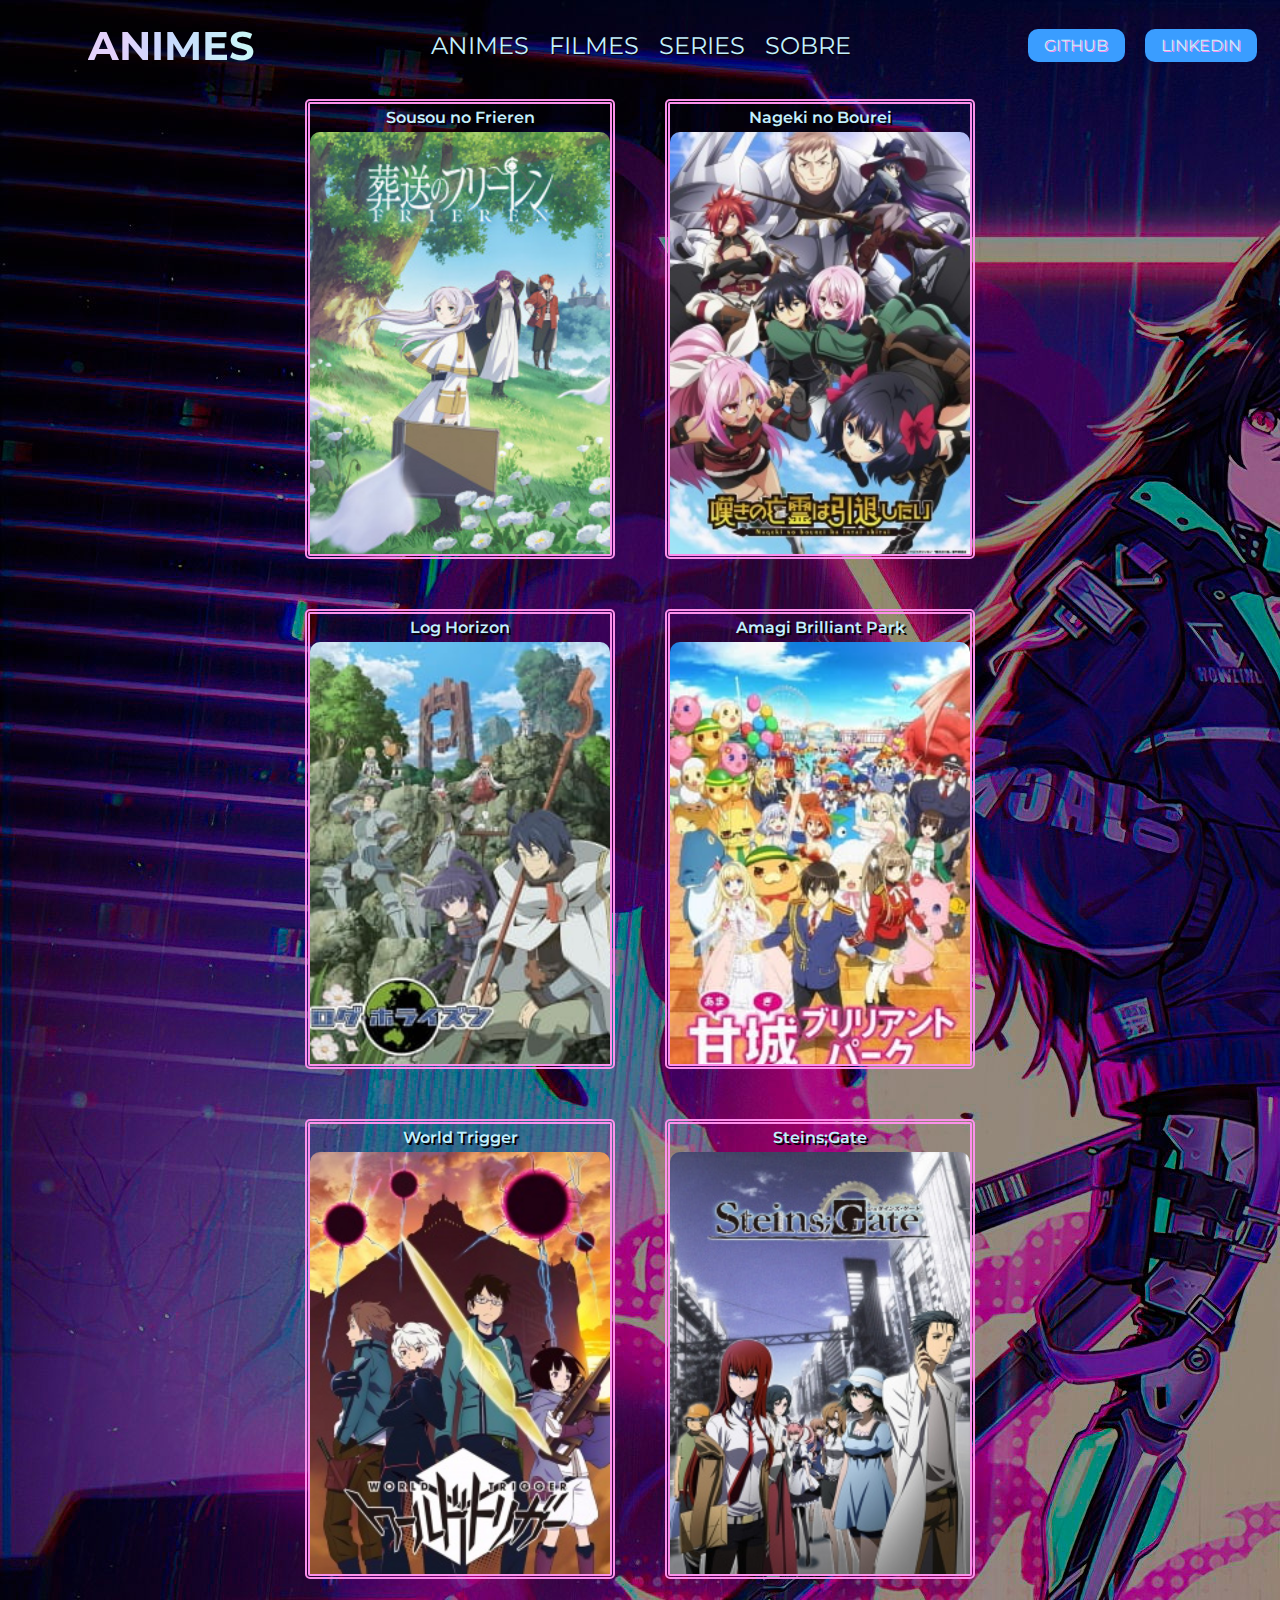
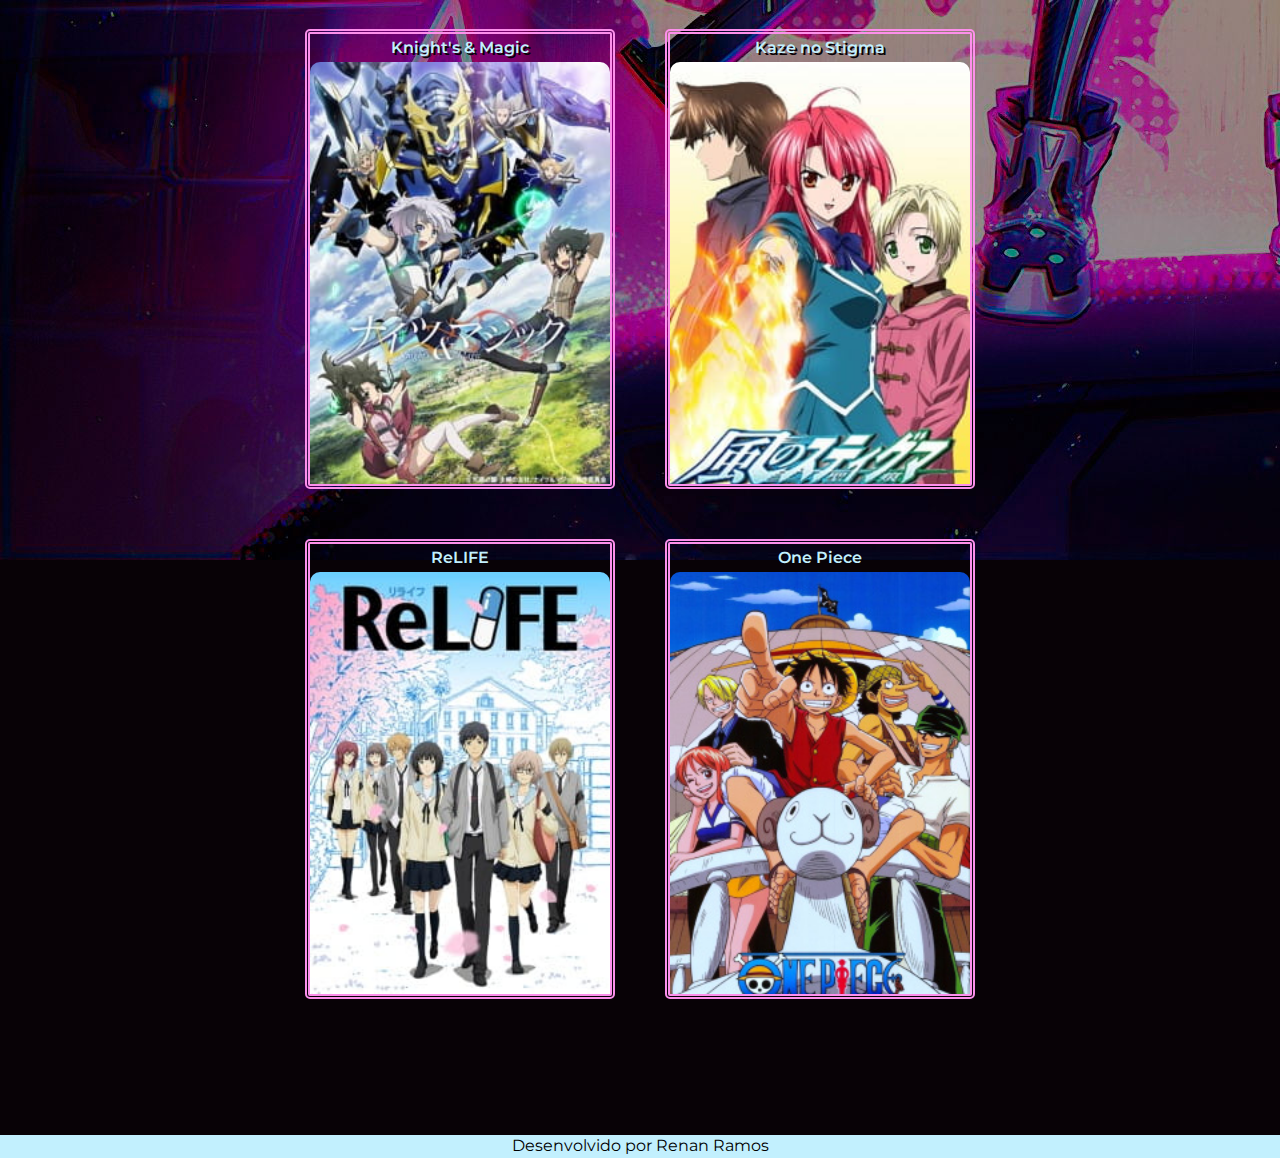
<file: index.html>
<!DOCTYPE html>
<html lang="pt-br">
<head>
    <meta charset="UTF-8">
    <meta name="viewport" content="width=device-width, initial-scale=1.0">
    <link rel="stylesheet" href="style/reset.css" class="css">
    <link rel="stylesheet" href="style/style.css" class="css">
    <title>Meus Favoritos - Animes</title>
</head>
<body>
    <header class="cabecalho">  
        <h1 class="cabecalho_titulo">ANIMES</h1>
        <nav class="cabecalho_menu_principal">
            <a class="links_menu_principal" href="index.html">ANIMES</a>
            <a class="links_menu_principal" href="filmes.html">FILMES</a>
            <a class="links_menu_principal" href="series.html">SERIES</a>
            <a class="links_menu_principal" href="about.html">SOBRE</a>
        </nav>
        <nav class="cabecalho_menu_social">
            <a class="links_menu_social" href="https://github.com/Ryotruuser" target="_blank">GITHUB</a>
            <a class="links_menu_social" href="https://www.linkedin.com/in/ryotruuser/" target="_blank">LINKEDIN</a>
        </nav>
    </header>

    <main class="conteudo_principal">

        <a href="https://www.crunchyroll.com/pt-br/series/GG5H5XQX4/frieren-beyond-journeys-end" target="_blank" class="conteudo_principal_favorito" onmouseover="element0()" onmouseout="retornarPadraoCor()" > 
                <h1 class="favorito_titulo">Sousou no Frieren</h1>
                <img class="favorito_imagem" src="/assets/animes/frieren.jpg" alt="">
        </a>

        <a href="https://www.crunchyroll.com/pt-br/series/GZJH3D8J9/let-this-grieving-soul-retire" target="_blank" class="conteudo_principal_favorito" onmouseover="element1()" onmouseout="retornarPadraoCor()" name="1" > 
            <h1 class="favorito_titulo">Nageki no Bourei</h1>
            <img class="favorito_imagem" src="/assets/animes/nageki.jpg" alt="">
        </a>

        <a href="https://www.crunchyroll.com/pt-br/series/GRVNMG93Y/log-horizon"  target="_blank" class="conteudo_principal_favorito" onmouseover="element2()" onmouseout="retornarPadraoCor()" > 
            <h1 class="favorito_titulo">Log Horizon</h1>
            <img class="favorito_imagem" src="/assets/animes/loghorizon.jpg" alt="">
        </a>

        <a href="https://myanimelist.net/anime/22147/Amagi_Brilliant_Park" target="_blank" class="conteudo_principal_favorito" onmouseover="element3()" onmouseout="retornarPadraoCor()" > 
            <h1 class="favorito_titulo">Amagi Brilliant Park</h1>
            <img class="favorito_imagem" src="/assets/animes/amagi brillant park.jpg" alt="">
        </a>

        <a href="https://www.crunchyroll.com/pt-br/series/GR757DMKY/world-trigger" target="_blank" class="conteudo_principal_favorito" onmouseover="element4()" onmouseout="retornarPadraoCor()" > 
            <h1 class="favorito_titulo">World Trigger</h1>
            <img class="favorito_imagem" src="/assets/animes/worldtrigger.jpg" alt="">
        </a>

        <a href="https://myanimelist.net/anime/9253/Steins_Gate?q=steins&cat=anime" target="_blank" class="conteudo_principal_favorito" onmouseover="element5()" onmouseout="retornarPadraoCor()" > 
            <h1 class="favorito_titulo">Steins;Gate</h1>
            <img class="favorito_imagem" src="/assets/animes/steinsgate.jpg" alt="">
        </a>

        <a href="https://www.crunchyroll.com/pt-br/series/GYX08020R/knights--magic" class="conteudo_principal_favorito" target="_blank" onmouseover="element6()" onmouseout="retornarPadraoCor()" > 
            <h1 class="favorito_titulo">Knight's & Magic</h1>
            <img class="favorito_imagem" src="/assets/animes/knightsmagic.jpg" alt="">
        </a>

        <a href="https://www.crunchyroll.com/pt-br/series/GYP84XNVY/kaze-no-stigma" class="conteudo_principal_favorito" target="_blank" onmouseover="element7()" onmouseout="retornarPadraoCor()" > 
            <h1 class="favorito_titulo">Kaze no Stigma</h1>
            <img class="favorito_imagem" src="/assets/animes/kazenostigma.jpg" alt="">
        </a>

        <a href="https://www.crunchyroll.com/pt-br/series/GY5VE008Y/relife" class="conteudo_principal_favorito" target="_blank" onmouseover="element8()" onmouseout="retornarPadraoCor()" > 
            <h1 class="favorito_titulo">ReLIFE</h1>
            <img class="favorito_imagem" src="/assets/animes/relife.jpg" alt="">
        </a>

        <a href="https://www.crunchyroll.com/pt-br/series/GRMG8ZQZR/one-piece" class="conteudo_principal_favorito" target="_blank" onmouseover="element9()" onmouseout="retornarPadraoCor()" > 
            <h1 class="favorito_titulo">One Piece</h1>
            <img class="favorito_imagem" src="/assets/animes/onepiece.jpg" alt="">
        </a>



    </main>

    <footer class="rodape">
        <h1 class="rodape_titulo">Desenvolvido por Renan Ramos</h1>
    </footer>
    
    <script src="/scripts/script.js"></script>
</body>

</html>
</file>
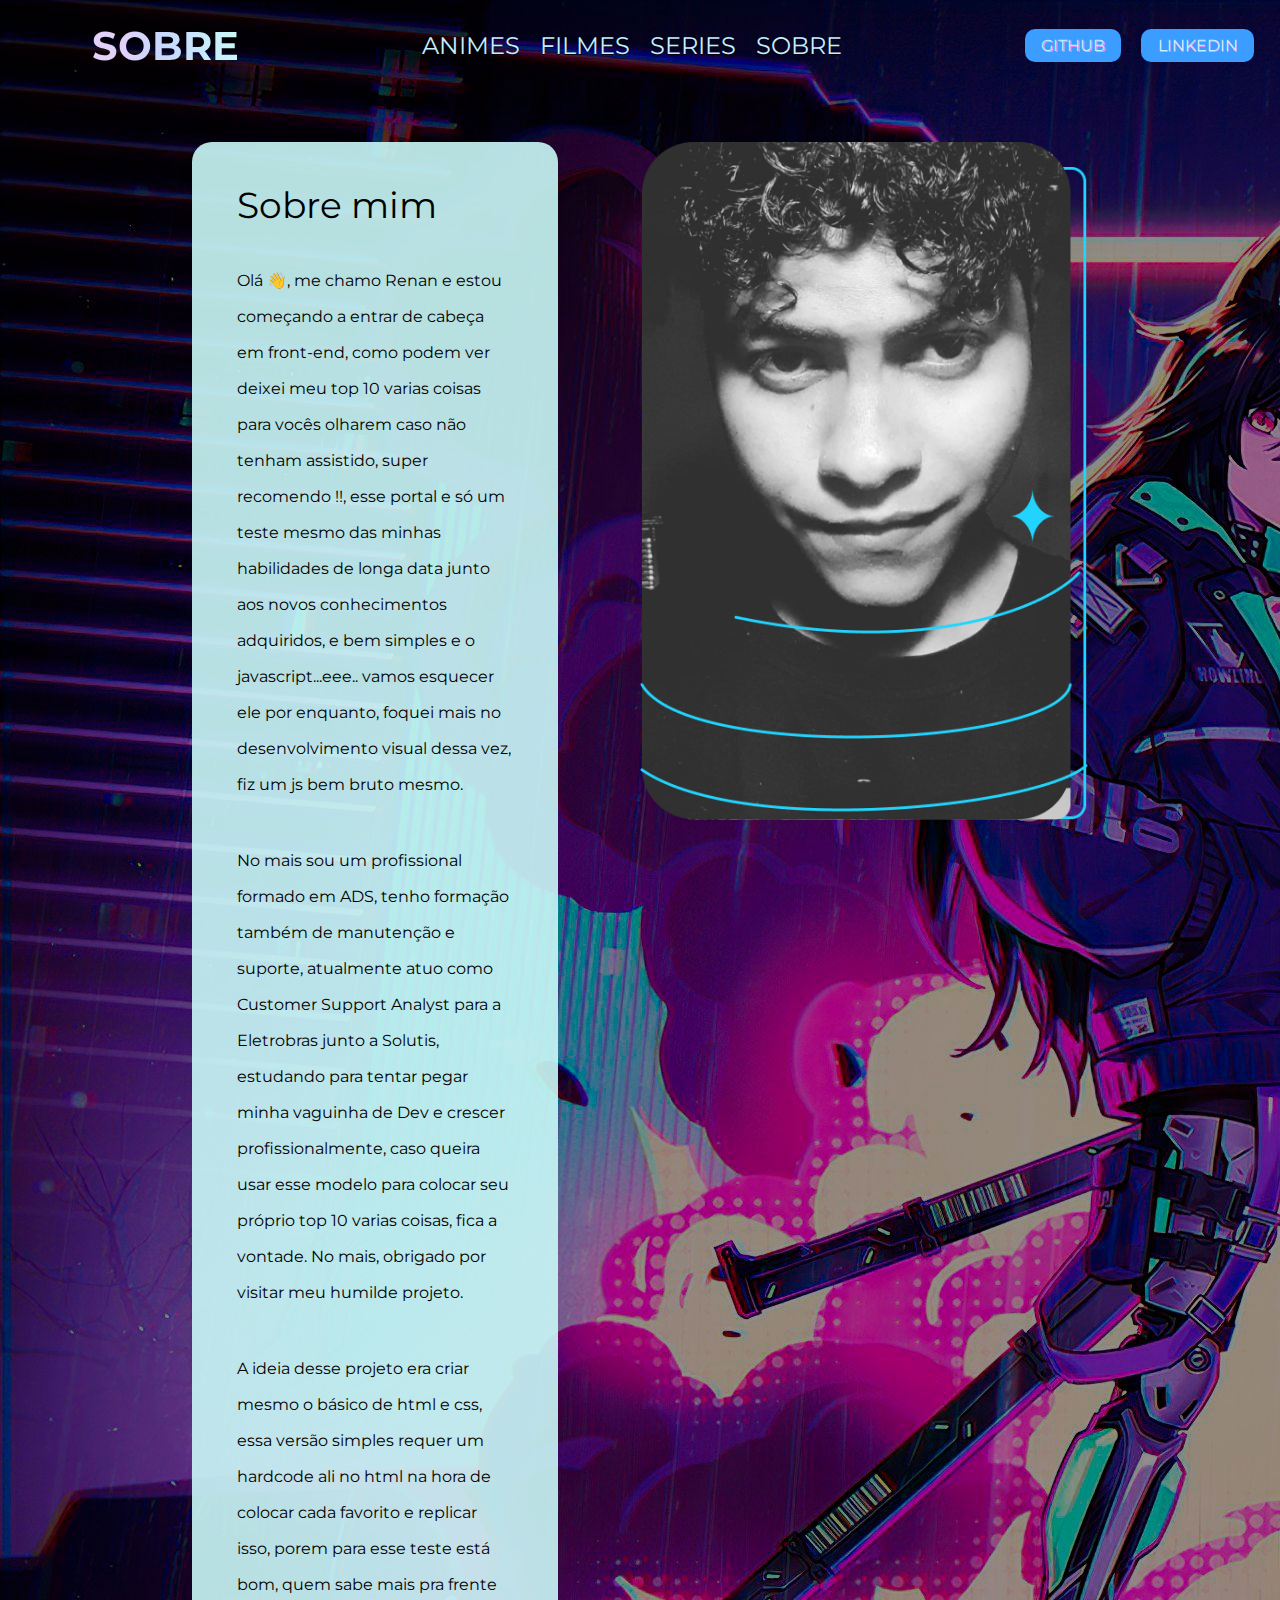
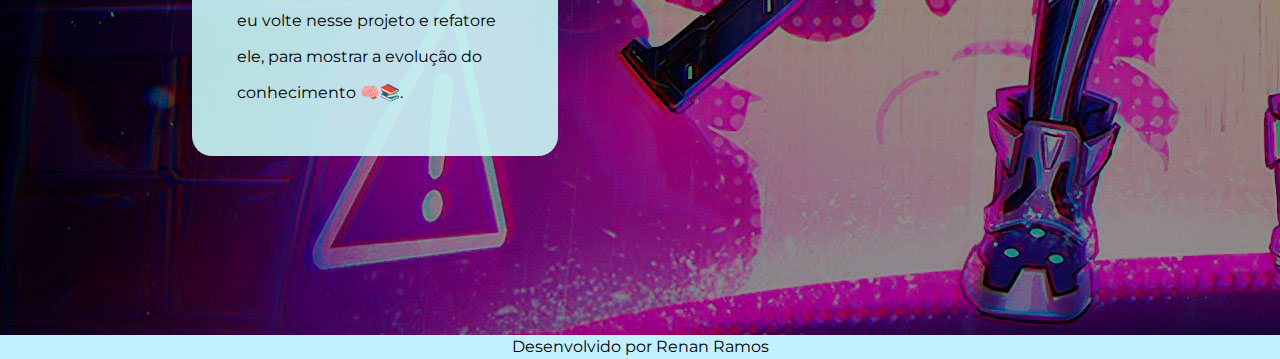
<file: about.html>
<!DOCTYPE html>
<html lang="pt-br">
<head>
    <meta charset="UTF-8">
    <meta name="viewport" content="width=device-width, initial-scale=1.0">
    <link rel="stylesheet" href="style/reset.css" class="css">
    <link rel="stylesheet" href="style/style.css" class="css">
    <title>Meus Favoritos - SOBRE</title>
</head>
<body>
    <header class="cabecalho">  
        <h1 class="cabecalho_titulo">SOBRE</h1>
        <nav class="cabecalho_menu_principal">
            <a class="links_menu_principal" href="index.html">ANIMES</a>
            <a class="links_menu_principal" href="filmes.html">FILMES</a>
            <a class="links_menu_principal" href="series.html">SERIES</a>
            <a class="links_menu_principal" href="about.html">SOBRE</a>
        </nav>
        <nav class="cabecalho_menu_social">
            <a class="links_menu_social" href="https://github.com/Ryotruuser" target="_blank">GITHUB</a>
            <a class="links_menu_social" href="https://www.linkedin.com/in/ryotruuser/" target="_blank">LINKEDIN</a>
        </nav>
    </header>

    <main class="apresentacao">
        
        <section class="apresentacao-conteudo">
            <h1 class="apresentacao-conteudo-titulo">Sobre mim</h1>
            
            <p class="apresentacao-conteudo-paragrafo-bio">
                Olá 👋, me chamo Renan e estou começando a entrar de cabeça em front-end, como podem ver deixei meu top 10 varias coisas para vocês olharem caso não tenham assistido, super recomendo !!, esse portal e só um teste mesmo das minhas habilidades de longa data junto aos novos conhecimentos adquiridos, e bem simples e o javascript...eee.. vamos esquecer ele por enquanto, foquei mais no desenvolvimento visual dessa vez, fiz um js bem bruto mesmo.
            </p>

            <p class="apresentacao-conteudo-paragrafo-bio">
                No mais sou um profissional formado em ADS, tenho formação também de manutenção e suporte, atualmente atuo como Customer Support Analyst para a Eletrobras junto a Solutis, estudando para tentar pegar minha vaguinha de Dev e crescer profissionalmente, caso queira usar esse modelo para colocar seu próprio top 10 varias coisas, fica a vontade. No mais, obrigado por visitar meu humilde projeto.
            </p>

            <p class="apresentacao-conteudo-paragrafo-bio">
                A ideia desse projeto era criar mesmo o básico de html e css, essa versão simples requer um hardcode ali no html na hora de colocar cada favorito e replicar isso, porem para esse teste está bom, quem sabe mais pra frente eu volte nesse projeto e refatore ele, para mostrar a evolução do conhecimento 🧠📚.
            </p>

     
        </section>
        <img class="apresentacao-imagem" src="assets/Imagem.png" alt="imagem de uma garota no notebook">
    </main>

    <footer class="rodape">
        <h1 class="rodape_titulo">Desenvolvido por Renan Ramos</h1>
    </footer>
    
    <script src="/scripts/script.js"></script>
</body>

</html>
</file>
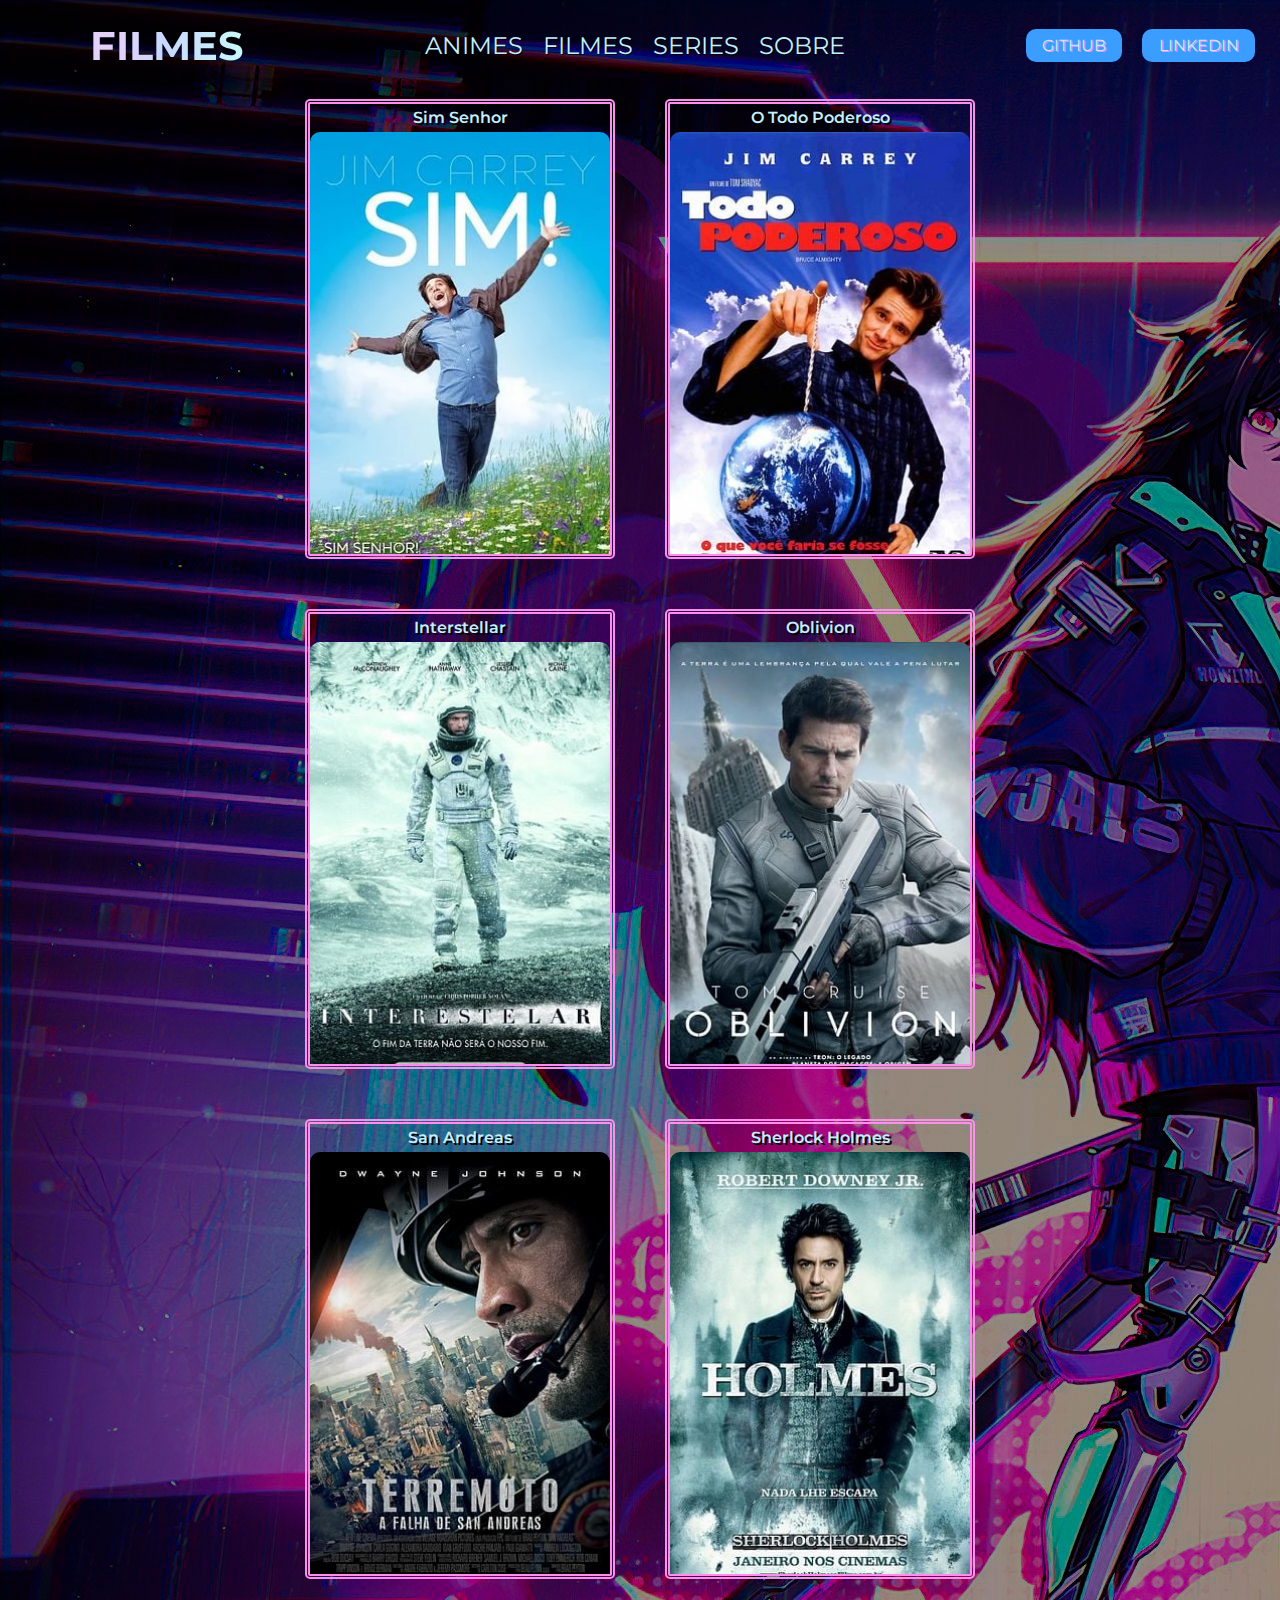
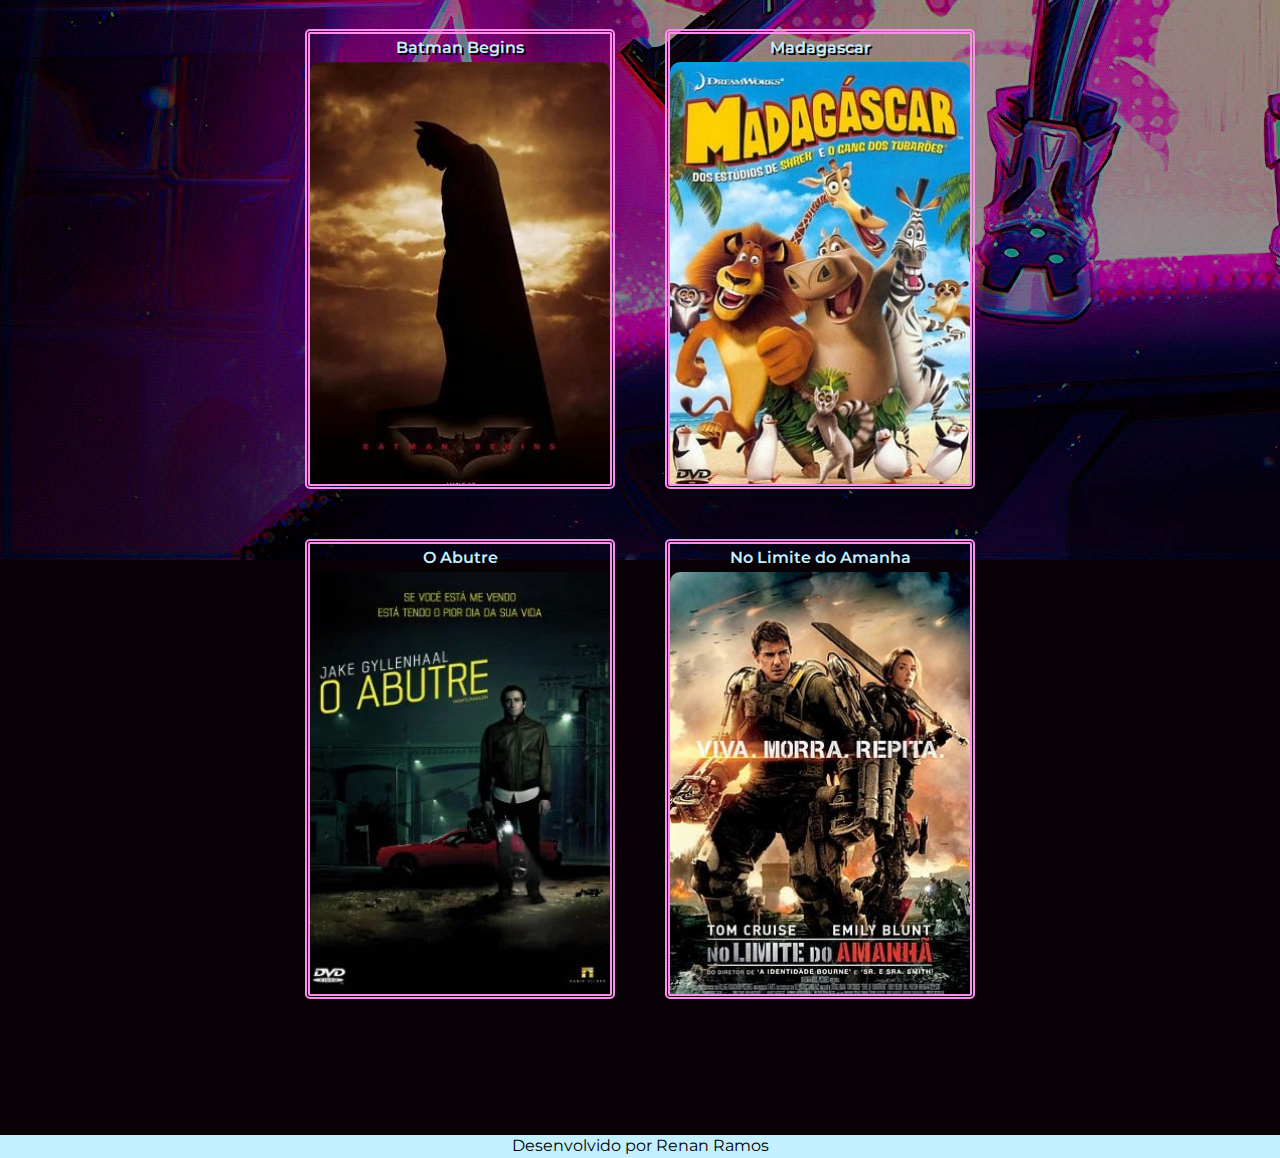
<file: filmes.html>
<!DOCTYPE html>
<html lang="pt-br">
<head>
    <meta charset="UTF-8">
    <meta name="viewport" content="width=device-width, initial-scale=1.0">
    <link rel="stylesheet" href="style/reset.css" class="css">
    <link rel="stylesheet" href="style/style.css" class="css">
    <title>Meus Favoritos - Filmes</title>
</head>
<body>
    <header class="cabecalho">  
        <h1 class="cabecalho_titulo">FILMES</h1>
        <nav class="cabecalho_menu_principal">
            <a class="links_menu_principal" href="index.html">ANIMES</a>
            <a class="links_menu_principal" href="filmes.html">FILMES</a>
            <a class="links_menu_principal" href="series.html">SERIES</a>
            <a class="links_menu_principal" href="about.html">SOBRE</a>
        </nav>
        <nav class="cabecalho_menu_social">
            <a class="links_menu_social" href="https://github.com/Ryotruuser" target="_blank">GITHUB</a>
            <a class="links_menu_social" href="https://www.linkedin.com/in/ryotruuser/" target="_blank">LINKEDIN</a>
        </nav>
    </header>

    <main class="conteudo_principal">

        <a href="https://www.adorocinema.com/filmes/filme-130082/" class="conteudo_principal_favorito" onmouseover="element0()" target="_blank" onmouseout="retornarPadraoCor()" > 
            <h1 class="favorito_titulo">Sim Senhor</h1>
            <img class="favorito_imagem" src="assets/filmes/yesman.webp" alt="">
		</a>

        <a href="https://www.adorocinema.com/filmes/filme-43219/" class="conteudo_principal_favorito" onmouseover="element1()" target="_blank" onmouseout="retornarPadraoCor()" > 
            <h1 class="favorito_titulo">O Todo Poderoso</h1>
            <img class="favorito_imagem" src="assets/filmes/bruce.jpg" alt="">
		</a>
        
        <a href="https://www.adorocinema.com/filmes/filme-114782/" class="conteudo_principal_favorito" onmouseover="element2()" target="_blank" onmouseout="retornarPadraoCor()" > 
            <h1 class="favorito_titulo">Interstellar</h1>
            <img class="favorito_imagem" src="assets/filmes/inter.jpg" alt="">
		</a>

        <a href="https://www.adorocinema.com/filmes/filme-27405/" class="conteudo_principal_favorito" onmouseover="element3()" target="_blank" onmouseout="retornarPadraoCor()" > 
            <h1 class="favorito_titulo">Oblivion</h1>
            <img class="favorito_imagem" src="assets/filmes/oblivion.jpg" alt="">
		</a>

        <a href="https://www.adorocinema.com/filmes/filme-200433/" class="conteudo_principal_favorito" onmouseover="element4()" target="_blank"  onmouseout="retornarPadraoCor()" > 
            <h1 class="favorito_titulo">San Andreas</h1>
            <img class="favorito_imagem" src="assets/filmes/sanandreas.jpg" alt="">
		</a>

        <a href="https://www.adorocinema.com/filmes/filme-127179/" class="conteudo_principal_favorito" onmouseover="element5()" target="_blank" onmouseout="retornarPadraoCor()" > 
            <h1 class="favorito_titulo">Sherlock Holmes</h1>
            <img class="favorito_imagem" src="assets/filmes/sholmes.jpg" alt="">
		</a>

        <a href="https://www.adorocinema.com/filmes/filme-51013/" target="_blank" class="conteudo_principal_favorito" onmouseover="element6()" onmouseout="retornarPadraoCor()" > 
            <h1 class="favorito_titulo">Batman Begins</h1>
            <img class="favorito_imagem" src="assets/filmes/begins.jpg" alt="">
		</a>

        <a href="https://www.adorocinema.com/filmes/filme-16591/" target="_blank" class="conteudo_principal_favorito" onmouseover="element7()" onmouseout="retornarPadraoCor()" > 
            <h1 class="favorito_titulo">Madagascar</h1>
            <img class="favorito_imagem" src="assets/filmes/madagascar.jpg" alt="">
		</a>

        <a href="https://www.adorocinema.com/filmes/filme-222858/" class="conteudo_principal_favorito" onmouseover="element8()" target="_blank" onmouseout="retornarPadraoCor()" > 
            <h1 class="favorito_titulo">O Abutre</h1>
            <img class="favorito_imagem" src="assets/filmes/abutre.webp" alt="">
		</a>

        <a href="https://www.adorocinema.com/filmes/filme-185030/" class="conteudo_principal_favorito" onmouseover="element9()" target="_blank" onmouseout="retornarPadraoCor()" > 
            <h1 class="favorito_titulo">No Limite do Amanha</h1>
            <img class="favorito_imagem" src="assets/filmes/edge.jpg" alt="">
		</a>

    </main>

    <footer class="rodape">
        <h1 class="rodape_titulo">Desenvolvido por Renan Ramos</h1>
    </footer>
    
    <script src="/scripts/script.js"></script>
</body>

</html>
</file>
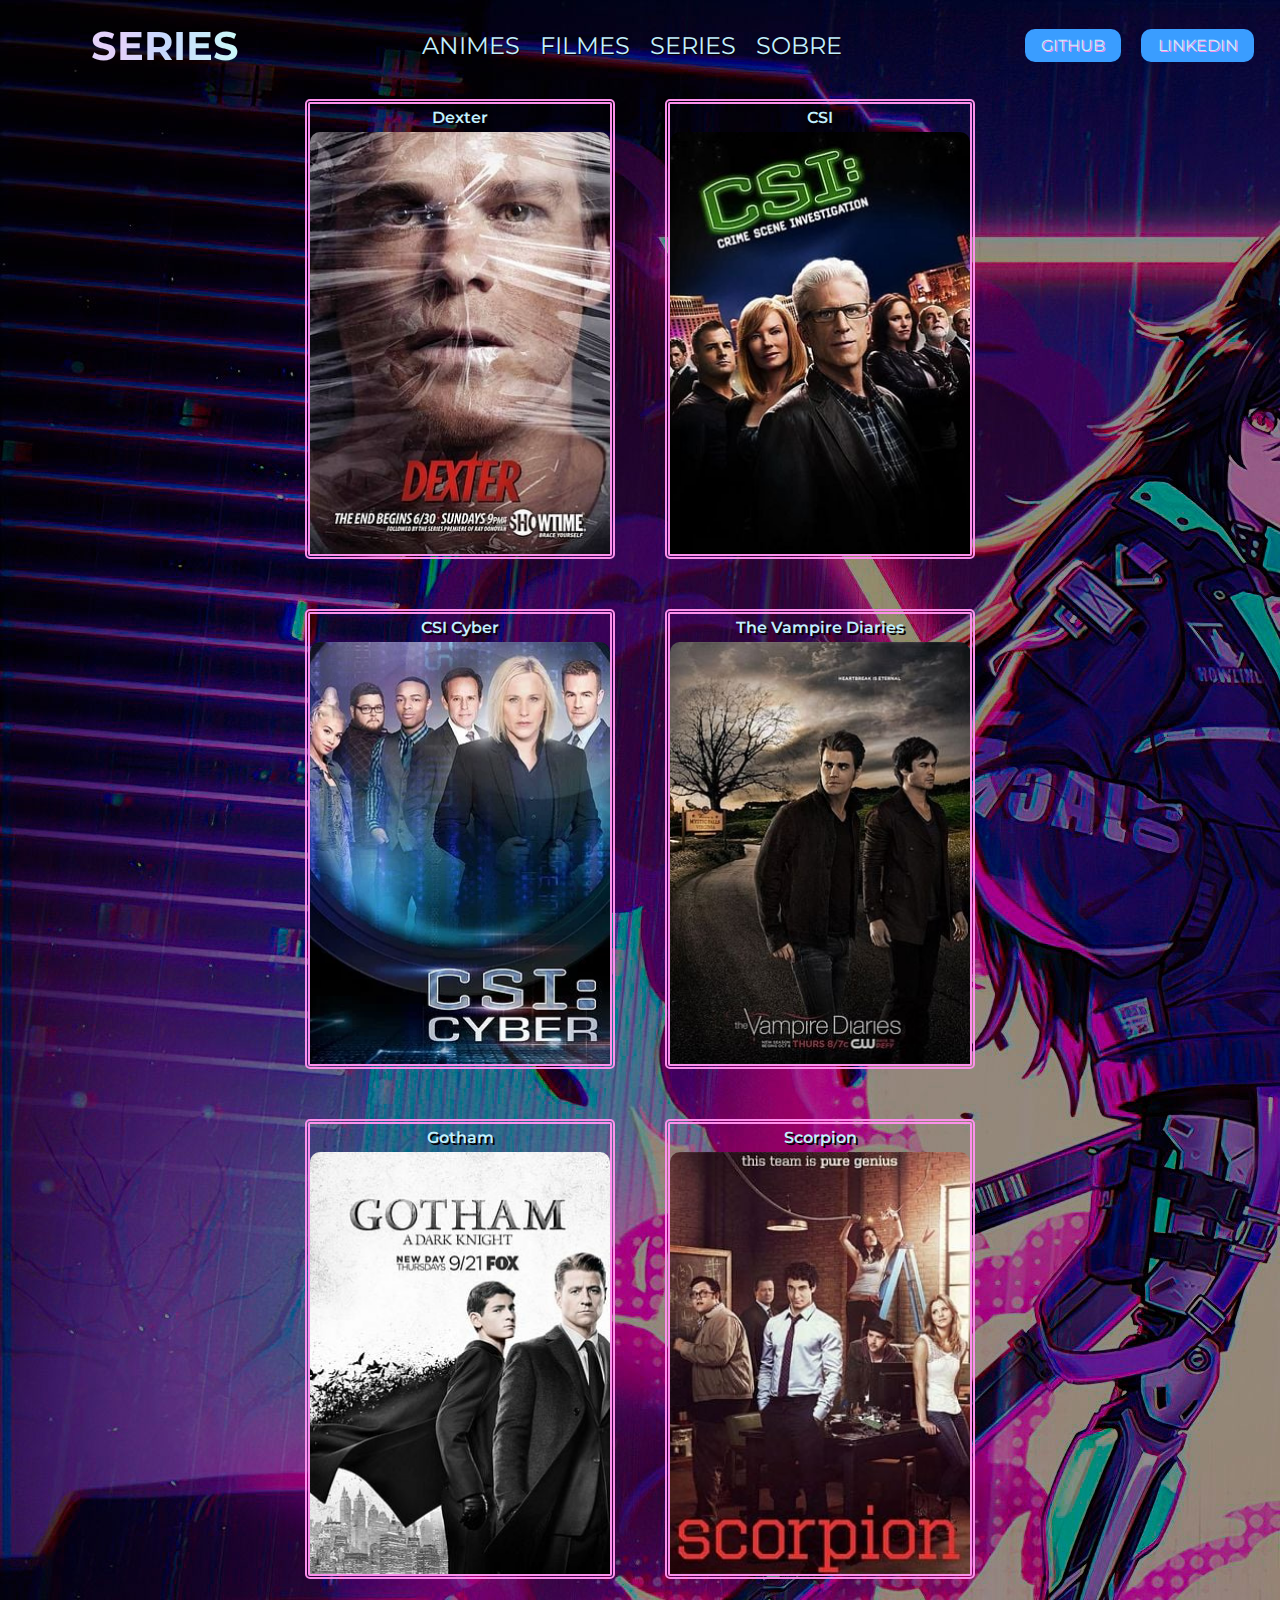
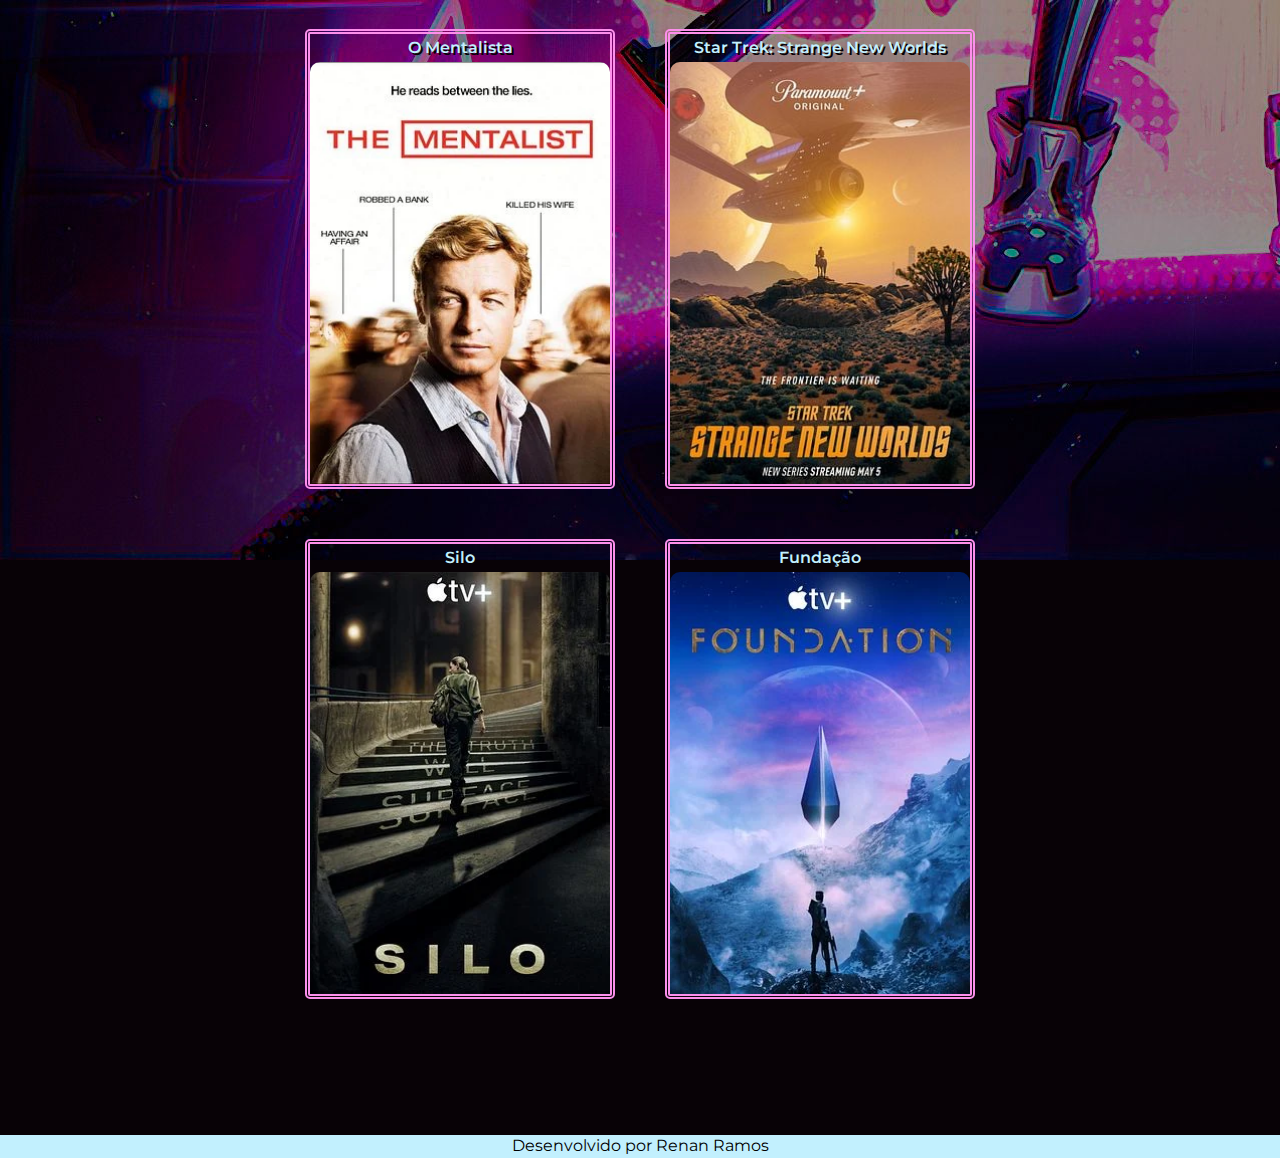
<file: series.html>
<!DOCTYPE html>
<html lang="pt-br">
<head>
    <meta charset="UTF-8">
    <meta name="viewport" content="width=device-width, initial-scale=1.0">
    <link rel="stylesheet" href="style/reset.css" class="css">
    <link rel="stylesheet" href="style/style.css" class="css">
    <title>Meus Favoritos - Series</title>
</head>
<body>
    <header class="cabecalho">  
        <h1 class="cabecalho_titulo">SERIES</h1>
        <nav class="cabecalho_menu_principal">
            <a class="links_menu_principal" href="index.html">ANIMES</a>
            <a class="links_menu_principal" href="filmes.html">FILMES</a>
            <a class="links_menu_principal" href="series.html">SERIES</a>
            <a class="links_menu_principal" href="about.html">SOBRE</a>
        </nav>
        <nav class="cabecalho_menu_social">
            <a class="links_menu_social" href="https://github.com/Ryotruuser" target="_blank">GITHUB</a>
            <a class="links_menu_social" href="https://www.linkedin.com/in/ryotruuser/" target="_blank">LINKEDIN</a>
        </nav>
    </header>

    <main class="conteudo_principal">

        <a href="https://www.adorocinema.com/series/serie-3004/" class="conteudo_principal_favorito" onmouseover="element0()" target="_blank" onmouseout="retornarPadraoCor()" > 
            <h1 class="favorito_titulo">Dexter</h1>
            <img class="favorito_imagem" src="assets/series/dex.jpg" alt="">
		</a>

        <a href="https://www.adorocinema.com/series/serie-82/" class="conteudo_principal_favorito" onmouseover="element1()" target="_blank" onmouseout="retornarPadraoCor()" > 
            <h1 class="favorito_titulo">CSI</h1>
            <img class="favorito_imagem" src="assets/series/CSI.jpg" alt="">
		</a>

        <a href="https://www.adorocinema.com/series/serie-17345/" class="conteudo_principal_favorito" onmouseover="element2()" target="_blank" onmouseout="retornarPadraoCor()" > 
            <h1 class="favorito_titulo">CSI Cyber</h1>
            <img class="favorito_imagem" src="assets/series/cyber.webp" alt="">
		</a>

        <a href="https://www.adorocinema.com/series/serie-5154/" class="conteudo_principal_favorito" onmouseover="element3()" target="_blank" onmouseout="retornarPadraoCor()" > 
            <h1 class="favorito_titulo">The Vampire Diaries</h1>
            <img class="favorito_imagem" src="assets/series/vampire.jpg" alt="">
		</a>

        <a href="https://www.adorocinema.com/series/serie-16973/" class="conteudo_principal_favorito" onmouseover="element4()" target="_blank" onmouseout="retornarPadraoCor()" > 
            <h1 class="favorito_titulo">Gotham</h1>
            <img class="favorito_imagem" src="assets/series/gotham.jpg" alt="">
		</a>

        <a href="https://www.adorocinema.com/series/serie-17288/" class="conteudo_principal_favorito" onmouseover="element5()" target="_blank" onmouseout="retornarPadraoCor()" > 
            <h1 class="favorito_titulo">Scorpion</h1>
            <img class="favorito_imagem" src="assets/series/scorpion.jpg" alt="">
		</a>

        <a href="https://www.adorocinema.com/series/serie-3905/" class="conteudo_principal_favorito" onmouseover="element6()" target="_blank" onmouseout="retornarPadraoCor()" > 
            <h1 class="favorito_titulo">O Mentalista</h1>
            <img class="favorito_imagem" src="assets/series/patrik.webp" alt="">
		</a>

        <a href="https://www.adorocinema.com/series/serie-26188/" class="conteudo_principal_favorito" onmouseover="element7()" target="_blank" onmouseout="retornarPadraoCor()" > 
            <h1 class="favorito_titulo">Star Trek: Strange New Worlds</h1>
            <img class="favorito_imagem" src="assets/series/strange.jpg" alt="">
		</a>

        <a href="https://www.adorocinema.com/series/serie-29245/" class="conteudo_principal_favorito" onmouseover="element8()" target="_blank" onmouseout="retornarPadraoCor()" > 
            <h1 class="favorito_titulo">Silo</h1>
            <img class="favorito_imagem" src="assets/series/silo.webp" alt="">
		</a>

        <a href="https://www.adorocinema.com/series/serie-18438/" class="conteudo_principal_favorito" onmouseover="element9()" target="_blank" onmouseout="retornarPadraoCor()" > 
            <h1 class="favorito_titulo">Fundação</h1>
            <img class="favorito_imagem" src="assets/series/fundation.webp" alt="">
		</a>





    </main>

    <footer class="rodape">
        <h1 class="rodape_titulo">Desenvolvido por Renan Ramos</h1>
    </footer>
    
    <script src="/scripts/script.js"></script>
</body>

</html>
</file>
<file: style/style.css>
@import url('https://fonts.googleapis.com/css2?family=Audiowide&family=Montserrat:ital,wght@0,100..900;1,100..900&display=swap');

:root{
    --cor-primaria: #080206;
    --cor-secundaria: #c2f0fe;
    --cor-tercearia: #fc8feb;

    --fonte-primaria: "Audiowide", serif;
    --fonte-secundaria: "Montserrat", serif;
}

body{
    background-image: url("/assets/bgimage1.jpg");
    background-repeat: no-repeat, repeat;
    box-sizing: border-box;
    background-color:var(--cor-primaria);
    height: 100vh;
}

.cabecalho{
    padding: 2% 0%;
    display: flex;
    font-family: var(--fonte-secundaria);
    font-weight: 400;
    font-style: normal;
    font-size: 1.5rem;
    align-items: center;
    justify-content: space-around;
}

.cabecalho_titulo{
    font-size: 2.5rem;
    font-weight: bolder;
    background: linear-gradient(90deg, rgba(227,209,250,1) 20%, rgba(199,216,253,1) 48%, rgba(202,248,247,1) 99%);
    background-clip: text;
    -webkit-text-fill-color: transparent;
    cursor: pointer;
}

.cabecalho_titulo:hover{
    background: rgb(202,248,247);
    background: linear-gradient(90deg, rgba(202,248,247,1) 20%, rgba(227,209,250,1) 52%, rgba(199,216,253,1) 99%); 
    background-clip: text;
    -webkit-text-fill-color: transparent;
}

.cabecalho_menu_principal{
    display: flex;
    gap: 20px;
}

.links_menu_principal{
    text-decoration: none;
    color: var(--cor-secundaria);
    text-shadow: 0.6px 0.6px var(--cor-primaria);
}

.links_menu_principal:hover{
    color: var(--cor-tercearia);
}

.cabecalho_menu_social{
    display: flex;
    gap: 20px;
}

.links_menu_social{
    background-color: #3a9dff;
    padding: 5% 10%;
    border-radius: 10px;
    font-size: 1rem;
    text-decoration: none;
    color: var(--cor-secundaria);
    text-shadow: 0.7px 0.7px var(--cor-tercearia);
}

.links_menu_social:hover{
    background: var(--cor-tercearia);
    color: var(--cor-primaria);
}

.conteudo_principal{
    display: flex;
    flex-wrap: wrap;
    justify-content: center;
    padding: 0.6% 10%;
    gap: 50px;
}

.conteudo_principal_favorito{
    width: 300px;
    height: 450px; 
    overflow: hidden; 
    display: flex;
    flex-direction: column;
    border: 5px double var(--cor-tercearia);
    border-radius: 5px;
    text-decoration: none;
}

.conteudo_principal_favorito:hover{
    opacity: 90%;
    border: 5px double var(--cor-secundaria);
}

.favorito_titulo{
    text-align: center;
    font-family: var(--fonte-secundaria);
    font-size: 1rem;
    color: var(--cor-secundaria);
    padding: 2%;
    font-weight: 600;
    text-shadow: 2px 2px var(--cor-primaria);
}

.favorito_imagem{
    object-position: center;
    height: 100%; 
    border-radius: 10px 10px 0px 0px;
    object-fit: cover;
    
}

.rodape{
    margin: 10% 0%;
    padding: 0.3% 0%;
    width: 100%;
    display: flex;
    background-color: var(--cor-secundaria);
    align-items: center;
    justify-content: center;
}

.rodape_titulo{
    font-size: 1rem;
    font-family: var(--fonte-secundaria);
}

/*Pagina sobre reaproveitamento */
.apresentacao{
    padding: 4% 15%;
    gap: 82px;
    display: flex;
    justify-content: space-between;
}

.apresentacao-conteudo{
    background-color: rgba(202,248,247,0.9);
    border-radius: 20px;
    width: 50%;
    display: flex;
    flex-direction: column;
    gap: 40px;
    padding: 5%;

}

.apresentacao-conteudo-titulo{
    font-size: 2.25rem;
    font-family: var(--fonte-secundaria);
}

.apresentacao-conteudo-paragrafo-bio{
    line-height: 36px;
    font-family: var(--fonte-secundaria);
    font-size: var(--fonteSize-padrao);
}

.apresentacao-imagem{
    width: 50%;
    height: 50%;
}
/*Pagina sobre reaproveitamento fim, */


@media (max-width: 1200px){
    body{
        height: 100vh;
        background-repeat: repeat-y;
    }
    
    .cabecalho{
        flex-direction: column;
        justify-content: center;
        align-items: center;
        gap: 20px;
    }
    .links_menu_principal{
        font-size: 1.25rem;
    }
    .cabecalho_menu_social{
        justify-content: center;
    }
    .conteudo_principal{
        padding: 6% 2%;
    }
    .apresentacao{
        flex-direction: column-reverse;
        padding: 5%;
        align-items: center;
    }

    .apresentacao-conteudo{
        width: auto;
    }
    .apresentacao-imagem{
        margin-bottom: 0%;
    }
}
</file>
